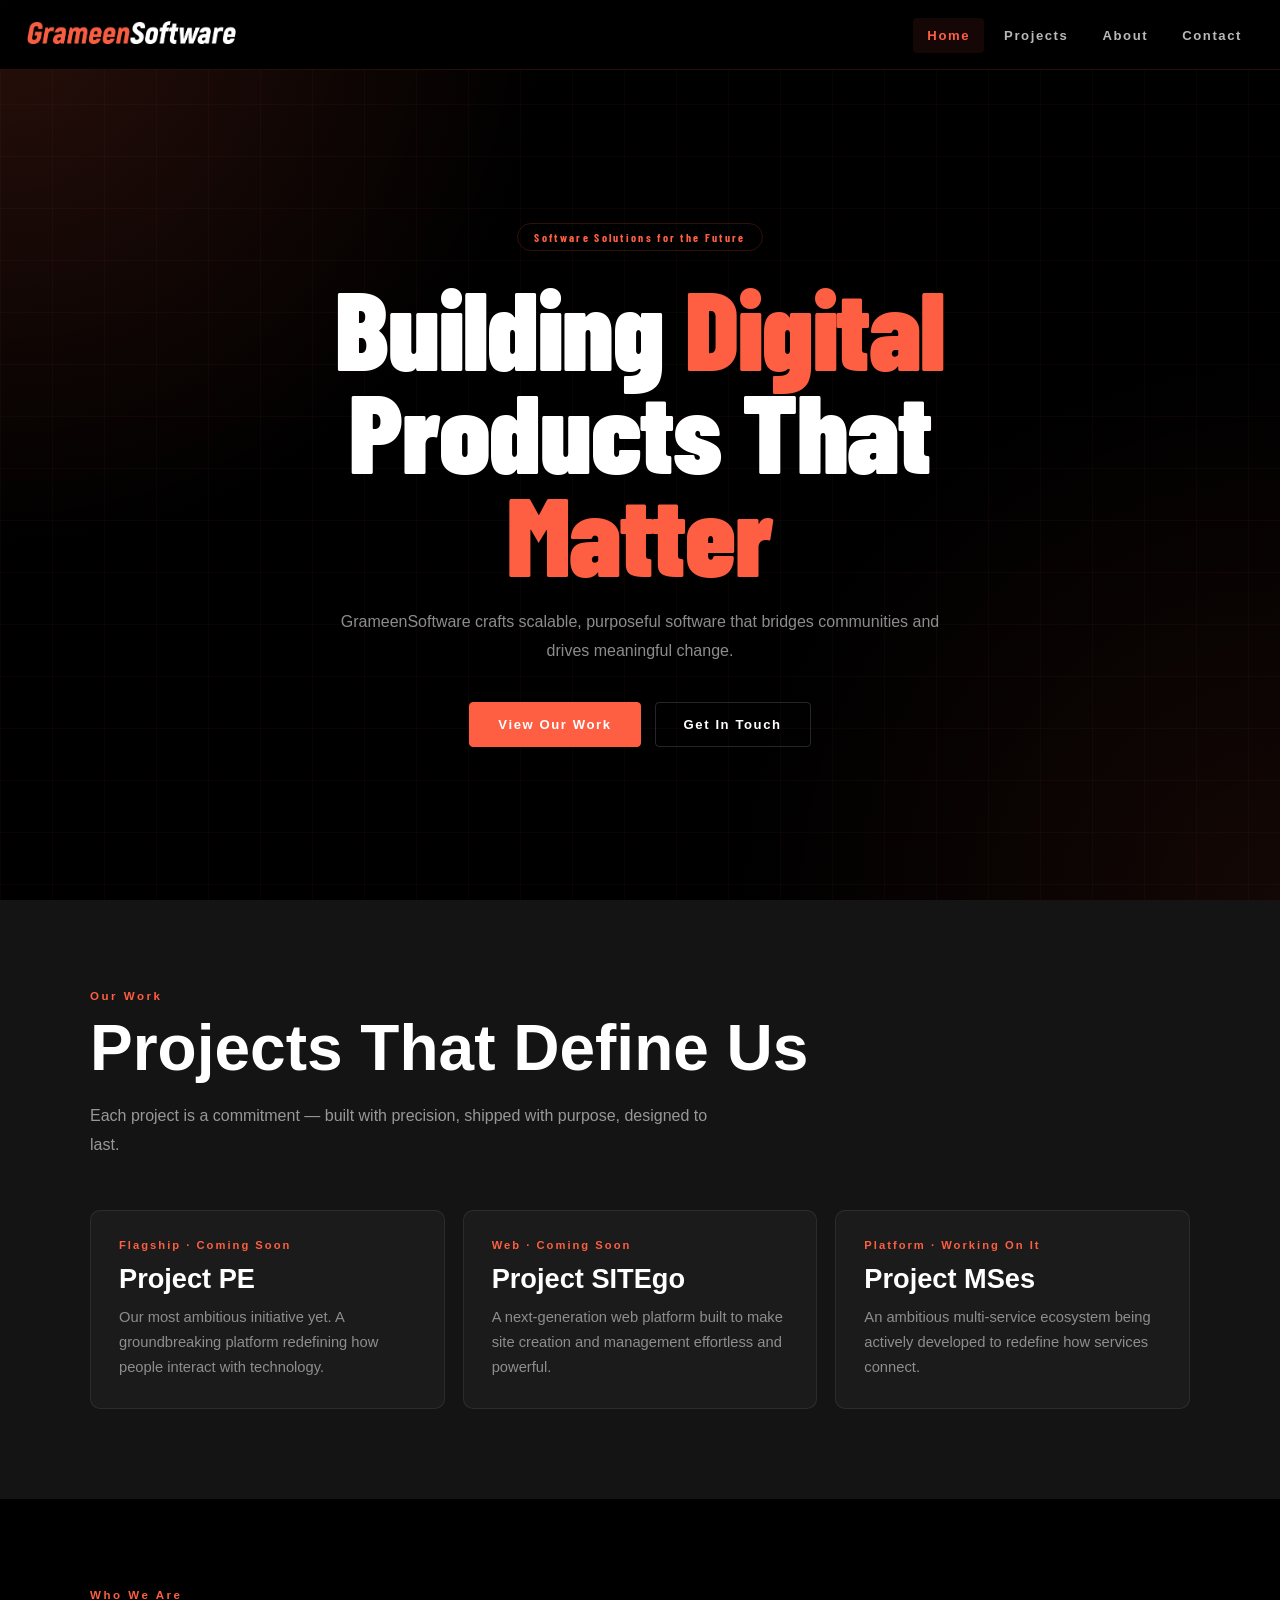
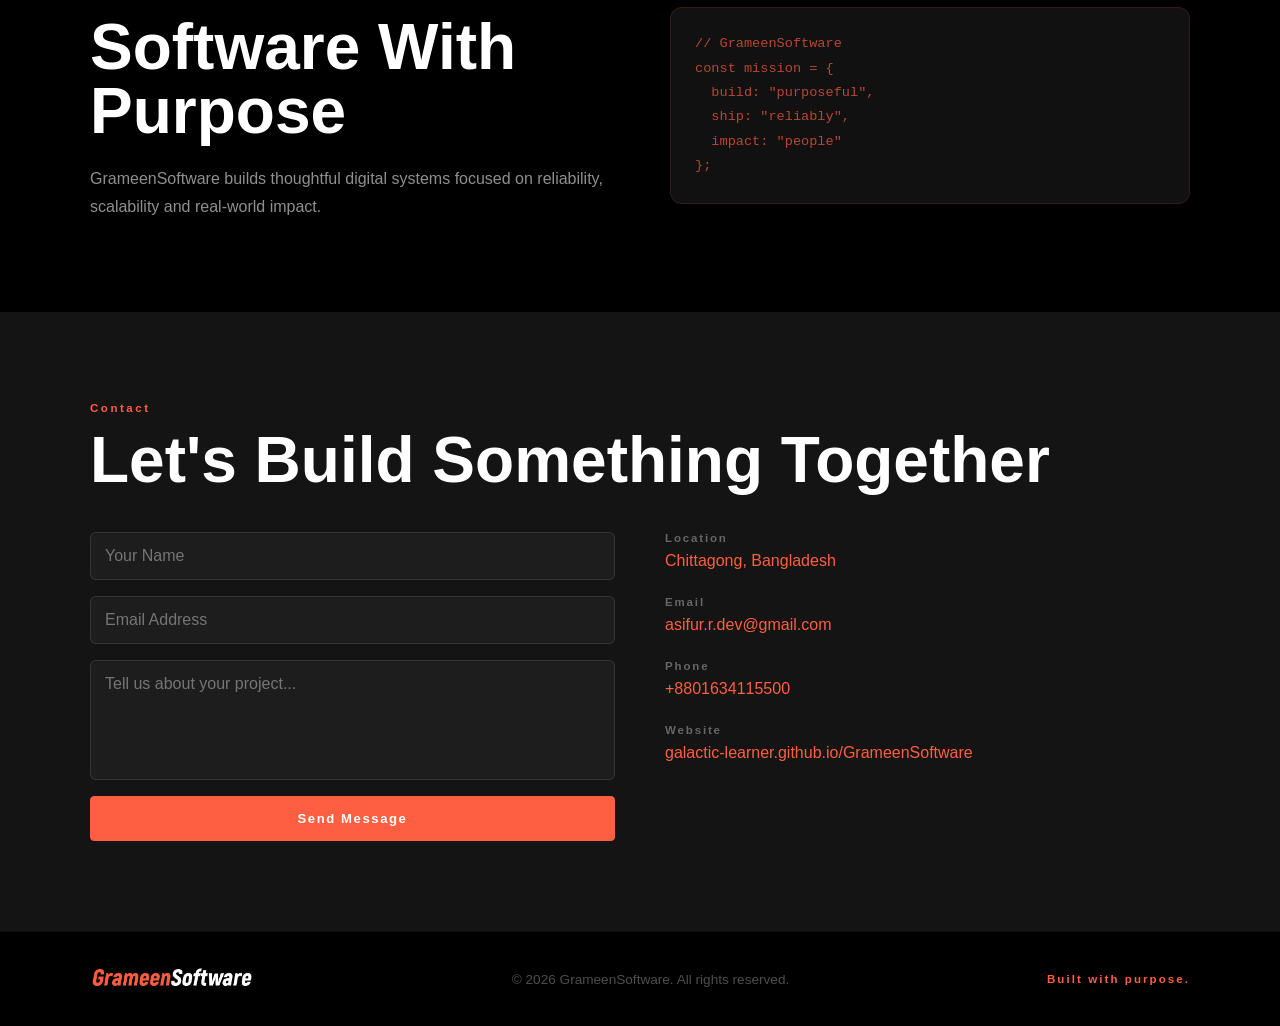
<file: index.html>
<!DOCTYPE html>
<html lang="en">

<head>
    <meta charset="UTF-8">
    <meta name="viewport" content="width=device-width, initial-scale=1.0">
    <title>GrameenSoftware</title>

    <!-- FAVICON -->
    <link rel="icon" type="image/x-icon" href="assets/imgs/favicon.ico">

    <!-- FONTS -->
    <link href="https://fonts.cdnfonts.com/css/akrobat" rel="stylesheet">
    <link href="https://fonts.googleapis.com/css2?family=Barlow+Condensed:wght@700;900&display=swap" rel="stylesheet">

    <!-- STYLESHEET -->
    <link rel="stylesheet" href="assets/css/style.css">

</head>

<body>

    <!-- NAV -->

    <nav>

        <a href="#home">
            <img src="assets/imgs/logo.png" alt="GrameenSoftware" class="logo">
        </a>

        <ul class="nav-links">

            <li><a href="#home" class="active">Home</a></li>

            <li class="dropdown">
                <a href="#projects">Projects</a>
                <div class="dropdown-menu">
                    <a href="Project PE.html">Project PE</a>
                    <a href="Project SITEgo.html">Project SITEgo</a>
                    <a href="Project MSes.html">Project MSes</a>
                </div>
            </li>

            <li><a href="#about">About</a></li>
            <li><a href="#contact">Contact</a></li>

        </ul>

        <button class="hamburger" id="hamburger" type="button" aria-label="Open menu">
            <span></span>
            <span></span>
            <span></span>
        </button>

    </nav>

    <!-- MOBILE MENU -->

    <div class="mobile-overlay" id="overlay"></div>

    <div class="mobile-menu" id="mobileMenu">
        <ul>
            <li><a href="#home" class="mobile-link">Home</a></li>
            <li><a href="#projects" class="mobile-link">Projects</a></li>
            <li class="mobile-sub"><a href="Project PE.html">→ Project PE</a></li>
            <li class="mobile-sub"><a href="Project SITEgo.html">→ Project SITEgo</a></li>
            <li class="mobile-sub"><a href="Project MSes.html">→ Project MSes</a></li>
            <li><a href="#about" class="mobile-link">About</a></li>
            <li><a href="#contact" class="mobile-link">Contact</a></li>
        </ul>
    </div>

    <!-- HOME -->

    <section id="home">

        <div class="hero-bg"></div>
        <div class="hero-grid"></div>

        <div class="hero-content">

            <div class="eyebrow">Software Solutions for the Future</div>

            <h1>
                Building <span>Digital</span><br>
                Products That <span>Matter</span>
            </h1>

            <p class="subtext">
                GrameenSoftware crafts scalable, purposeful software that bridges communities and drives meaningful change.
            </p>

            <div class="hero-buttons">
                <a href="#projects" class="btn btn-primary">View Our Work</a>
                <a href="#contact" class="btn btn-secondary">Get In Touch</a>
            </div>

        </div>

    </section>

    <!-- PROJECTS -->

    <section id="projects">

        <div class="container">

            <div class="label">Our Work</div>
            <h2>Projects That Define Us</h2>

            <p class="text">
                Each project is a commitment — built with precision, shipped with purpose, designed to last.
            </p>

            <div class="cards">

                <a href="Project PE.html" class="card">
                    <div class="card-tag">Flagship · Coming Soon</div>
                    <div class="card-title">Project PE</div>
                    <p class="card-text">
                        Our most ambitious initiative yet. A groundbreaking platform redefining how people interact with technology.
                    </p>
                </a>

                <a href="Project SITEgo.html" class="card">
                    <div class="card-tag">Web · Coming Soon</div>
                    <div class="card-title">Project SITEgo</div>
                    <p class="card-text">
                        A next-generation web platform built to make site creation and management effortless and powerful.
                    </p>
                </a>

                <a href="Project MSes.html" class="card">
                    <div class="card-tag">Platform · Working On It</div>
                    <div class="card-title">Project MSes</div>
                    <p class="card-text">
                        An ambitious multi-service ecosystem being actively developed to redefine how services connect.
                    </p>
                </a>

            </div>

        </div>

    </section>

    <!-- ABOUT -->

    <section id="about">

        <div class="container">

            <div class="about-grid">

                <div>
                    <div class="label">Who We Are</div>
                    <h2>Software With Purpose</h2>

                    <p class="text">
                        GrameenSoftware builds thoughtful digital systems focused on reliability, scalability and real-world impact.
                    </p>
                </div>

                <div class="visual">
                    <pre class="code">// GrameenSoftware
const mission = {
  build: "purposeful",
  ship: "reliably",
  impact: "people"
};</pre>
                </div>

            </div>

        </div>

    </section>

    <!-- CONTACT -->

    <section id="contact">

        <div class="container">

            <div class="label">Contact</div>
            <h2>Let's Build Something Together</h2>

            <div class="contact-grid">

                <form class="form" id="contactForm">
                    <input type="text" placeholder="Your Name" required>
                    <input type="email" placeholder="Email Address" required>
                    <textarea placeholder="Tell us about your project..." required></textarea>
                    <button class="btn btn-primary" type="submit">Send Message</button>
                </form>

                <div>

                    <div class="info-item">
                        <div class="info-title">Location</div>
                        <div class="info-text">Chittagong, Bangladesh</div>
                    </div>

                    <div class="info-item">
                        <div class="info-title">Email</div>
                        <div class="info-text">
                            <a href="mailto:asifur.r.dev@gmail.com">asifur.r.dev@gmail.com</a>
                        </div>
                    </div>

                    <div class="info-item">
                        <div class="info-title">Phone</div>
                        <div class="info-text">
                            <a href="tel:+8801634115500">+8801634115500</a>
                        </div>
                    </div>

                    <div class="info-item">
                        <div class="info-title">Website</div>
                        <div class="info-text">
                            <a href="https://galactic-learner.github.io/GrameenSoftware/" target="_blank" rel="noopener">galactic-learner.github.io/GrameenSoftware</a>
                        </div>
                    </div>

                </div>

            </div>

        </div>

    </section>

    <!-- FOOTER -->

    <footer>

        <div class="footer-inner">

            <img src="assets/imgs/logo.png" alt="GrameenSoftware" class="footer-logo">

            <div class="footer-copy">
                &copy; 2026 GrameenSoftware. All rights reserved.
            </div>

            <div class="footer-brand">
                Built with purpose.
            </div>

        </div>

    </footer>

    <!-- SCRIPT -->
    <script src="assets/js/script.js"></script>

</body>

</html>
</file>
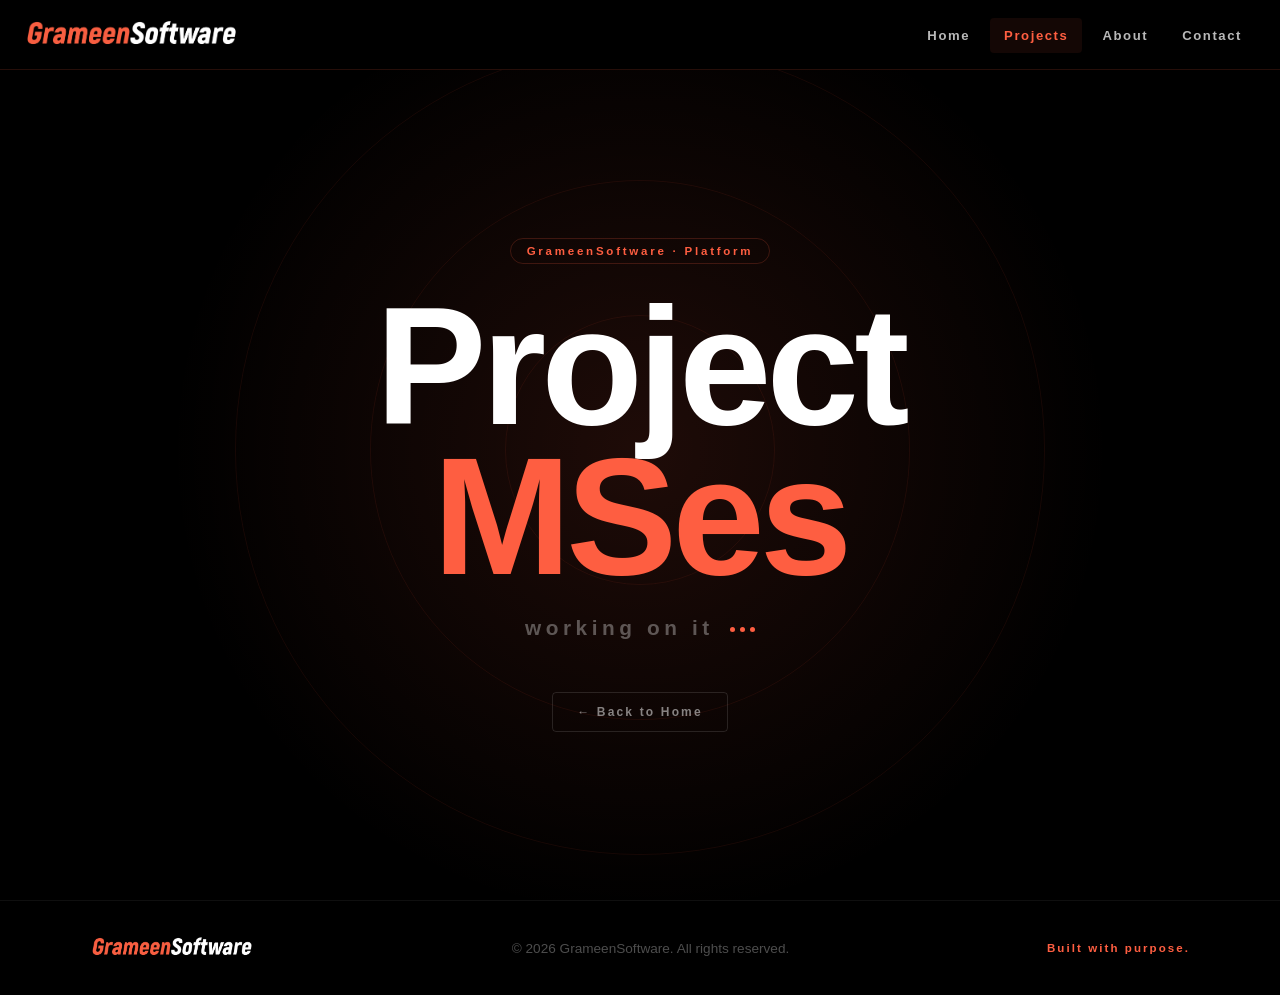
<file: Project MSes.html>
<!DOCTYPE html>
<html lang="en">

<head>
    <meta charset="UTF-8">
    <meta name="viewport" content="width=device-width, initial-scale=1.0">
    <title>Project MSes — GrameenSoftware</title>

    <!-- FAVICON -->
    <link rel="icon" type="image/x-icon" href="assets/imgs/favicon.ico">

    <!-- FONT -->
    <link href="https://fonts.cdnfonts.com/css/akrobat" rel="stylesheet">

    <!-- STYLESHEET -->
    <link rel="stylesheet" href="assets/css/style.css">

</head>

<body>

    <!-- NAV -->

    <nav>

        <a href="index.html">
            <img src="assets/imgs/logo.png" alt="GrameenSoftware" class="logo">
        </a>

        <ul class="nav-links">

            <li><a href="index.html#home">Home</a></li>

            <li class="dropdown">
                <a href="index.html#projects" class="active">Projects</a>
                <div class="dropdown-menu">
                    <a href="Project PE.html">Project PE</a>
                    <a href="Project SITEgo.html">Project SITEgo</a>
                    <a href="Project MSes.html" class="active">Project MSes</a>
                </div>
            </li>

            <li><a href="index.html#about">About</a></li>
            <li><a href="index.html#contact">Contact</a></li>

        </ul>

        <button class="hamburger" id="hamburger" type="button" aria-label="Open menu">
            <span></span>
            <span></span>
            <span></span>
        </button>

    </nav>

    <!-- MOBILE MENU -->

    <div class="mobile-overlay" id="overlay"></div>

    <div class="mobile-menu" id="mobileMenu">
        <ul>
            <li><a href="index.html#home" class="mobile-link">Home</a></li>
            <li><a href="index.html#projects" class="mobile-link">Projects</a></li>
            <li class="mobile-sub"><a href="Project PE.html">→ Project PE</a></li>
            <li class="mobile-sub"><a href="Project SITEgo.html">→ Project SITEgo</a></li>
            <li class="mobile-sub"><a href="Project MSes.html">→ Project MSes</a></li>
            <li><a href="index.html#about" class="mobile-link">About</a></li>
            <li><a href="index.html#contact" class="mobile-link">Contact</a></li>
        </ul>
    </div>

    <!-- HERO -->

    <section class="project-hero">

        <div class="hero-bg"></div>

        <div class="rings">
            <div class="ring"></div>
            <div class="ring"></div>
            <div class="ring"></div>
        </div>

        <div class="hero-content">

            <div class="badge">GrameenSoftware · Platform</div>

            <h1>Project <span>MSes</span></h1>

            <div class="project-subtext">
                working on it
                <span class="dots">
                    <span></span>
                    <span></span>
                    <span></span>
                </span>
            </div>

            <a href="index.html" class="back-btn">← Back to Home</a>

        </div>

    </section>

    <!-- FOOTER -->

    <footer>

        <div class="footer-inner">

            <img src="assets/imgs/logo.png" alt="GrameenSoftware" class="footer-logo">

            <div class="footer-copy">
                &copy; 2026 GrameenSoftware. All rights reserved.
            </div>

            <div class="footer-brand">
                Built with purpose.
            </div>

        </div>

    </footer>

    <!-- SCRIPT -->
    <script src="assets/js/script.js"></script>

</body>

</html>
</file>
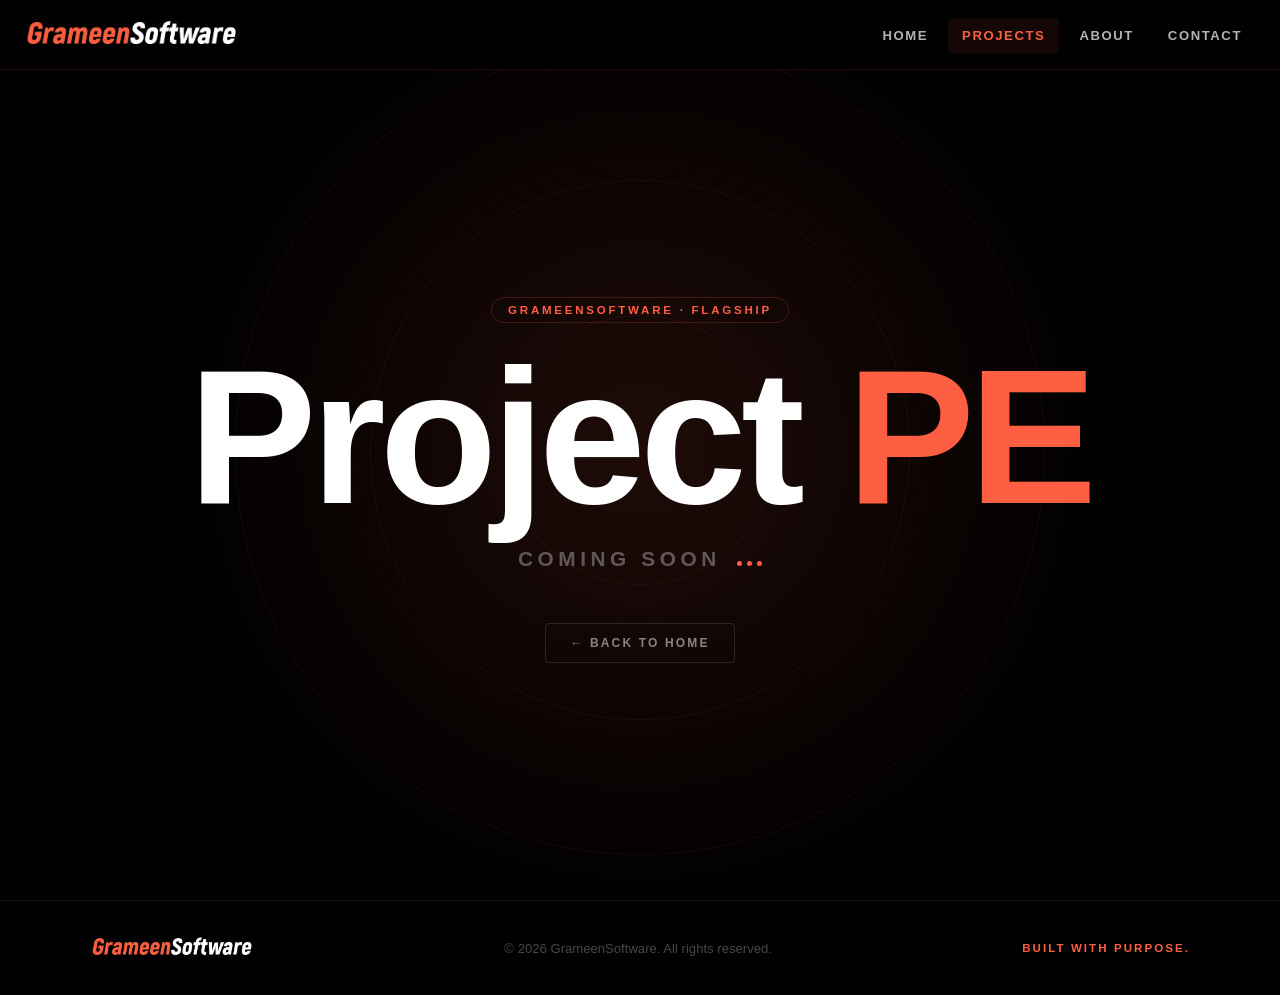
<file: Project PE.html>
<!DOCTYPE html>
<html lang="en">
<head>
<meta charset="UTF-8">
<meta name="viewport" content="width=device-width, initial-scale=1.0">
<title>Project PE — GrameenSoftware</title>

<link rel="preconnect" href="https://fonts.googleapis.com">
<link rel="preconnect" href="https://fonts.gstatic.com" crossorigin>

<!-- <link href="https://fonts.googleapis.com/css2?family=Barlow+Condensed:wght@600;700;900&display=swap" rel="stylesheet"> -->
<link href="https://fonts.cdnfonts.com/css/akrobat" rel="stylesheet">

<style>

:root{
    --brand:#FE5E41;
    --bg:#000000;
    --bg2:#141414;
    --white:#ffffff;
    --nav-h:70px;
}

*{
    margin:0;
    padding:0;
    box-sizing:border-box;
}

html{
    scroll-behavior:smooth;
}

body{
    font-family:'akrobat',sans-serif;
    background:var(--bg);
    color:var(--white);
    overflow-x:hidden;
}

img{
    display:block;
    max-width:100%;
}

/* NAVBAR */

nav{
    position:fixed;
    top:0;
    left:0;
    width:100%;
    height:var(--nav-h);
    padding:0 24px;
    display:flex;
    align-items:center;
    justify-content:space-between;
    background:rgba(0,0,0,0.96);
    border-bottom:1px solid rgba(254,94,65,0.14);
    z-index:1000;
    backdrop-filter:blur(12px);
}

.logo{
    height:34px;
    width:auto;
}

/* DESKTOP NAV */

.nav-links{
    display:flex;
    list-style:none;
    gap:6px;
}

.nav-links li{
    position:relative;
}

.nav-links a{
    text-decoration:none;
    color:rgba(255,255,255,0.7);
    font-size:.82rem;
    font-weight:700;
    letter-spacing:.12em;
    text-transform:uppercase;
    padding:10px 14px;
    border-radius:4px;
    transition:.25s;
}

.nav-links a:hover,
.nav-links a.active{
    color:var(--brand);
    background:rgba(254,94,65,0.08);
}

/* DROPDOWN */

.dropdown-menu{
    position:absolute;
    top:110%;
    left:0;
    min-width:180px;
    background:#181818;
    border:1px solid rgba(254,94,65,0.15);
    border-radius:8px;
    overflow:hidden;
    opacity:0;
    visibility:hidden;
    transform:translateY(10px);
    transition:.25s;
}

.dropdown:hover .dropdown-menu{
    opacity:1;
    visibility:visible;
    transform:translateY(0);
}

.dropdown-menu a{
    display:block;
    padding:14px 18px;
}

/* HAMBURGER */

.hamburger{
    display:none;
    flex-direction:column;
    gap:5px;
    background:none;
    border:none;
    cursor:pointer;
}

.hamburger span{
    width:24px;
    height:2px;
    background:#fff;
    border-radius:20px;
    transition:.3s;
}

.hamburger.active span:nth-child(1){
    transform:translateY(7px) rotate(45deg);
}

.hamburger.active span:nth-child(2){
    opacity:0;
}

.hamburger.active span:nth-child(3){
    transform:translateY(-7px) rotate(-45deg);
}

/* MOBILE MENU */

.mobile-overlay{
    position:fixed;
    inset:0;
    background:rgba(0,0,0,0.6);
    z-index:998;
    opacity:0;
    pointer-events:none;
    transition:.3s;
}

.mobile-overlay.show{
    opacity:1;
    pointer-events:auto;
}

.mobile-menu{
    position:fixed;
    top:0;
    right:-100%;
    width:280px;
    height:100vh;
    background:#111;
    border-left:1px solid rgba(254,94,65,0.15);
    z-index:999;
    padding:100px 24px 40px;
    transition:.35s ease;
}

.mobile-menu.show{
    right:0;
}

.mobile-menu ul{
    list-style:none;
}

.mobile-menu li{
    border-bottom:1px solid rgba(255,255,255,0.06);
}

.mobile-menu a{
    display:block;
    text-decoration:none;
    color:rgba(255,255,255,0.82);
    padding:18px 0;
    font-size:1rem;
    text-transform:uppercase;
    letter-spacing:.12em;
    font-weight:700;
}

.mobile-sub{
    padding-left:16px;
}

.mobile-sub a{
    color:var(--brand);
    font-size:.88rem;
}

/* HERO */

.hero{
    min-height:100vh;
    display:flex;
    align-items:center;
    justify-content:center;
    text-align:center;
    padding:120px 20px 60px;
    position:relative;
    overflow:hidden;
}

/* BACKGROUND */

.hero-bg{
    position:absolute;
    inset:0;
    background:
    radial-gradient(circle at center,
    rgba(254,94,65,0.12),
    transparent 60%);
}

/* RINGS */

.rings{
    position:absolute;
    width:100vmin;
    height:100vmin;
    top:50%;
    left:50%;
    transform:translate(-50%,-50%);
}

.ring{
    position:absolute;
    top:50%;
    left:50%;
    border-radius:50%;
    border:1px solid rgba(254,94,65,0.08);
    animation:ringPulse 5s linear infinite;
}

.ring:nth-child(1){
    width:30%;
    height:30%;
    margin-left:-15%;
    margin-top:-15%;
    animation-delay:0s;
}

.ring:nth-child(2){
    width:60%;
    height:60%;
    margin-left:-30%;
    margin-top:-30%;
    animation-delay:-1.7s;
}

.ring:nth-child(3){
    width:90%;
    height:90%;
    margin-left:-45%;
    margin-top:-45%;
    animation-delay:-3.4s;
}

/* CONTENT */

.hero-content{
    position:relative;
    z-index:2;
}

.badge{
    display:inline-block;
    margin-bottom:28px;
    padding:6px 16px;
    border:1px solid rgba(254,94,65,0.2);
    border-radius:999px;
    color:var(--brand);
    font-size:.72rem;
    font-weight:700;
    text-transform:uppercase;
    letter-spacing:.24em;
}

h1{
    font-size:clamp(4rem,15vw,12rem);
    line-height:.9;
    font-weight:900;
    letter-spacing:-.03em;
}

h1 span{
    color:var(--brand);
}

.subtext{
    margin-top:24px;
    color:rgba(255,255,255,0.32);
    font-size:clamp(.9rem,2vw,1.3rem);
    text-transform:uppercase;
    letter-spacing:.22em;
    font-weight:700;
}

.dots{
    display:inline-flex;
    gap:5px;
    margin-left:6px;
}

.dots span{
    width:5px;
    height:5px;
    border-radius:50%;
    background:var(--brand);
    animation:blink 1.4s ease infinite;
}

.dots span:nth-child(2){
    animation-delay:.2s;
}

.dots span:nth-child(3){
    animation-delay:.4s;
}

/* BUTTON */

.back-btn{
    display:inline-block;
    margin-top:52px;
    text-decoration:none;
    color:rgba(255,255,255,0.5);
    border:1px solid rgba(255,255,255,0.12);
    padding:12px 24px;
    border-radius:4px;
    text-transform:uppercase;
    letter-spacing:.18em;
    font-size:.75rem;
    font-weight:700;
    transition:.25s;
}

.back-btn:hover{
    color:var(--brand);
    border-color:rgba(254,94,65,0.35);
    background:rgba(254,94,65,0.06);
}

/* FOOTER */

footer{
    padding:34px 20px;
    border-top:1px solid rgba(255,255,255,0.06);
}

.footer-inner{
    max-width:1100px;
    margin:auto;
    display:flex;
    justify-content:space-between;
    align-items:center;
    gap:20px;
    flex-wrap:wrap;
}

.footer-logo{
    height:26px;
}

.footer-copy{
    color:rgba(255,255,255,0.28);
    font-size:.82rem;
}

.footer-brand{
    color:var(--brand);
    font-size:.72rem;
    font-weight:700;
    letter-spacing:.18em;
    text-transform:uppercase;
}

/* ANIMATIONS */

@keyframes ringPulse{

    0%{
        transform:translate(-50%,-50%) scale(.94);
        opacity:.7;
    }

    100%{
        transform:translate(-50%,-50%) scale(1.2);
        opacity:0;
    }
}

@keyframes blink{

    0%,100%{
        opacity:.35;
        transform:scale(1);
    }

    50%{
        opacity:1;
        transform:scale(1.4);
    }
}

/* RESPONSIVE */

@media(max-width:768px){

    nav{
        padding:0 16px;
    }

    .nav-links{
        display:none;
    }

    .hamburger{
        display:flex;
    }
}

</style>
</head>

<body>

<!-- NAVBAR -->

<nav>

    <a href="index.html">
        <img src="logo.png" alt="GrameenSoftware" class="logo">
    </a>

    <ul class="nav-links">

        <li><a href="index.html#home">Home</a></li>

        <li class="dropdown">

            <a href="index.html#projects" class="active">
                Projects
            </a>

            <div class="dropdown-menu">
                <a href="Project PE.html" class="active">
                    Project PE
                </a>
            </div>

        </li>

        <li><a href="index.html#about">About</a></li>
        <li><a href="index.html#contact">Contact</a></li>

    </ul>

    <button class="hamburger" id="hamburger">

        <span></span>
        <span></span>
        <span></span>

    </button>

</nav>

<!-- MOBILE -->

<div class="mobile-overlay" id="overlay"></div>

<div class="mobile-menu" id="mobileMenu">

    <ul>

        <li><a href="index.html#home" class="mobile-link">Home</a></li>

        <li><a href="index.html#projects" class="mobile-link">Projects</a></li>

        <li class="mobile-sub">
            <a href="Project PE.html">→ Project PE</a>
        </li>

        <li><a href="index.html#about" class="mobile-link">About</a></li>

        <li><a href="index.html#contact" class="mobile-link">Contact</a></li>

    </ul>

</div>

<!-- HERO -->

<section class="hero">

    <div class="hero-bg"></div>

    <div class="rings">

        <div class="ring"></div>
        <div class="ring"></div>
        <div class="ring"></div>

    </div>

    <div class="hero-content">

        <div class="badge">
            GrameenSoftware · Flagship
        </div>

        <h1>
            Project <span>PE</span>
        </h1>

        <div class="subtext">

            coming soon

            <span class="dots">
                <span></span>
                <span></span>
                <span></span>
            </span>

        </div>

        <a href="index.html" class="back-btn">
            ← Back to Home
        </a>

    </div>

</section>

<!-- FOOTER -->

<footer>

    <div class="footer-inner">

        <img src="logo.png" alt="GrameenSoftware" class="footer-logo">

        <div class="footer-copy">
            © 2026 GrameenSoftware. All rights reserved.
        </div>

        <div class="footer-brand">
            Built with purpose.
        </div>

    </div>

</footer>

<script>

const hamburger = document.getElementById('hamburger');
const mobileMenu = document.getElementById('mobileMenu');
const overlay = document.getElementById('overlay');
const mobileLinks = document.querySelectorAll('.mobile-link');

function openMenu(){

    hamburger.classList.add('active');
    mobileMenu.classList.add('show');
    overlay.classList.add('show');

    document.body.style.overflow = 'hidden';
}

function closeMenu(){

    hamburger.classList.remove('active');
    mobileMenu.classList.remove('show');
    overlay.classList.remove('show');

    document.body.style.overflow = '';
}

hamburger.addEventListener('click', () => {

    if(mobileMenu.classList.contains('show')){
        closeMenu();
    }else{
        openMenu();
    }

});

overlay.addEventListener('click', closeMenu);

mobileLinks.forEach(link => {
    link.addEventListener('click', closeMenu);
});

</script>

</body>
</html>
</file>
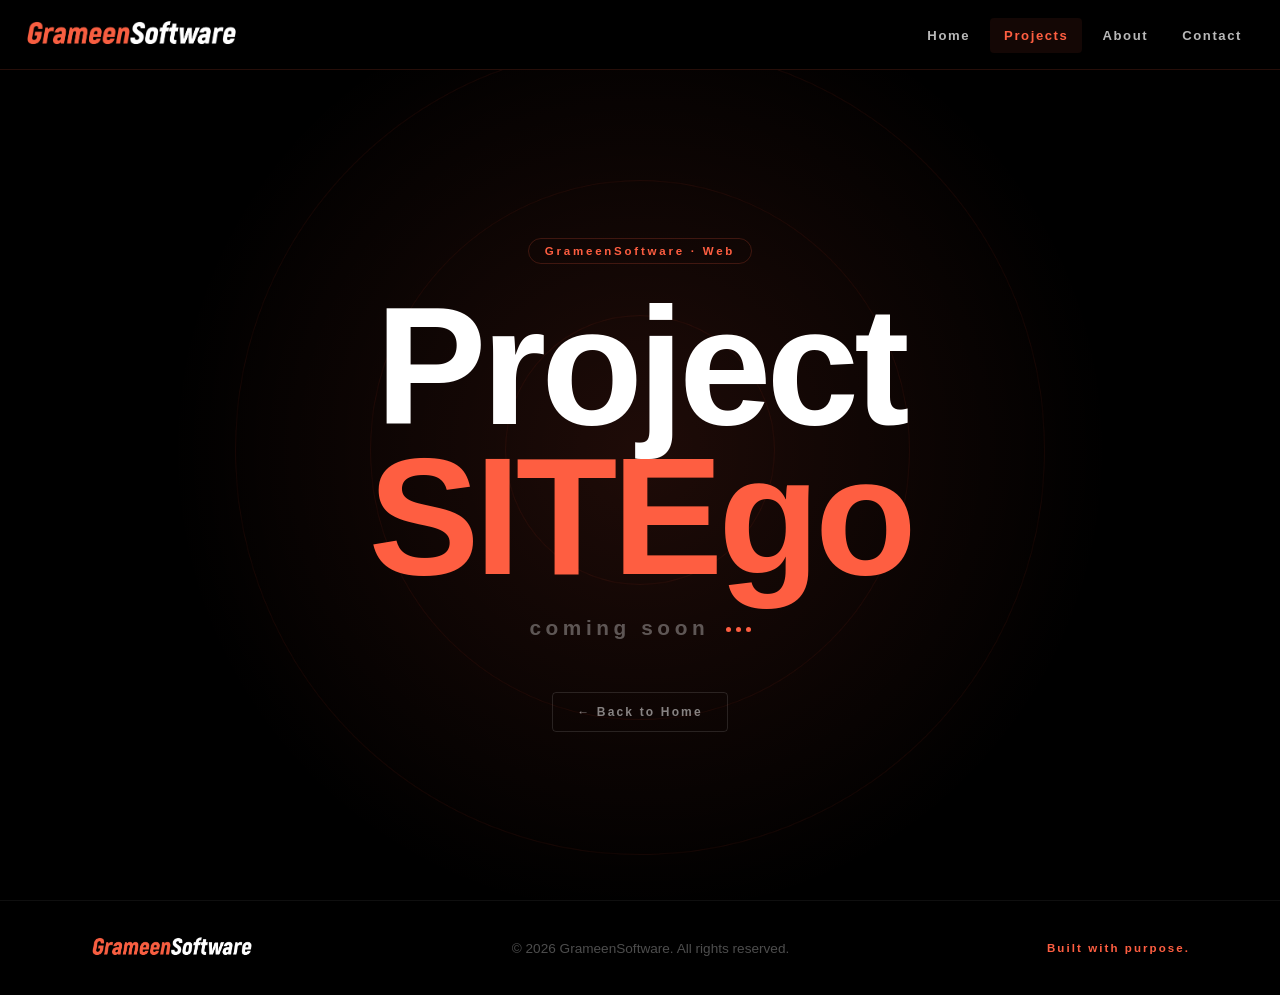
<file: Project SITEgo.html>
<!DOCTYPE html>
<html lang="en">

<head>
    <meta charset="UTF-8">
    <meta name="viewport" content="width=device-width, initial-scale=1.0">
    <title>Project SITEgo — GrameenSoftware</title>

    <!-- FAVICON -->
    <link rel="icon" type="image/x-icon" href="assets/imgs/favicon.ico">

    <!-- FONT -->
    <link href="https://fonts.cdnfonts.com/css/akrobat" rel="stylesheet">

    <!-- STYLESHEET -->
    <link rel="stylesheet" href="assets/css/style.css">

</head>

<body>

    <!-- NAV -->

    <nav>

        <a href="index.html">
            <img src="assets/imgs/logo.png" alt="GrameenSoftware" class="logo">
        </a>

        <ul class="nav-links">

            <li><a href="index.html#home">Home</a></li>

            <li class="dropdown">
                <a href="index.html#projects" class="active">Projects</a>
                <div class="dropdown-menu">
                    <a href="Project PE.html">Project PE</a>
                    <a href="Project SITEgo.html" class="active">Project SITEgo</a>
                    <a href="Project MSes.html">Project MSes</a>
                </div>
            </li>

            <li><a href="index.html#about">About</a></li>
            <li><a href="index.html#contact">Contact</a></li>

        </ul>

        <button class="hamburger" id="hamburger" type="button" aria-label="Open menu">
            <span></span>
            <span></span>
            <span></span>
        </button>

    </nav>

    <!-- MOBILE MENU -->

    <div class="mobile-overlay" id="overlay"></div>

    <div class="mobile-menu" id="mobileMenu">
        <ul>
            <li><a href="index.html#home" class="mobile-link">Home</a></li>
            <li><a href="index.html#projects" class="mobile-link">Projects</a></li>
            <li class="mobile-sub"><a href="Project PE.html">→ Project PE</a></li>
            <li class="mobile-sub"><a href="Project SITEgo.html">→ Project SITEgo</a></li>
            <li class="mobile-sub"><a href="Project MSes.html">→ Project MSes</a></li>
            <li><a href="index.html#about" class="mobile-link">About</a></li>
            <li><a href="index.html#contact" class="mobile-link">Contact</a></li>
        </ul>
    </div>

    <!-- HERO -->

    <section class="project-hero">

        <div class="hero-bg"></div>

        <div class="rings">
            <div class="ring"></div>
            <div class="ring"></div>
            <div class="ring"></div>
        </div>

        <div class="hero-content">

            <div class="badge">GrameenSoftware · Web</div>

            <h1>Project <span>SITEgo</span></h1>

            <div class="project-subtext">
                coming soon
                <span class="dots">
                    <span></span>
                    <span></span>
                    <span></span>
                </span>
            </div>

            <a href="index.html" class="back-btn">← Back to Home</a>

        </div>

    </section>

    <!-- FOOTER -->

    <footer>

        <div class="footer-inner">

            <img src="assets/imgs/logo.png" alt="GrameenSoftware" class="footer-logo">

            <div class="footer-copy">
                &copy; 2026 GrameenSoftware. All rights reserved.
            </div>

            <div class="footer-brand">
                Built with purpose.
            </div>

        </div>

    </footer>

    <!-- SCRIPT -->
    <script src="assets/js/script.js"></script>

</body>

</html>
</file>
<file: assets/css/style.css>
/* ============================================================
   GrameenSoftware v2 — style.css
   Shared across index.html and all project pages
   ============================================================ */

/* VARIABLES */

:root {
    --brand:  #FE5E41;
    --black:  #000000;
    --black2: #212121;
    --white:  #FFFFFF;
    --bg2:    #141414;
    --nh:     70px;
}

/* RESET */

*,
*::before,
*::after {
    margin: 0;
    padding: 0;
    box-sizing: border-box;
}

html {
    scroll-behavior: smooth;
}

body {
    font-family: 'Akrobat', sans-serif;
    background: var(--black);
    color: var(--white);
}

img {
    display: block;
    max-width: 100%;
}

/* ============================================================
   NAVBAR
   ============================================================ */

nav {
    position: fixed;
    top: 0;
    left: 0;
    width: 100%;
    height: var(--nh);
    padding: 0 24px;
    display: flex;
    align-items: center;
    justify-content: space-between;
    background: rgba(0, 0, 0, 0.96);
    border-bottom: 1px solid rgba(254, 94, 65, 0.15);
    z-index: 1000;
}

.logo {
    height: 34px;
    width: auto;
}

/* DESKTOP NAV LINKS */

.nav-links {
    display: flex;
    list-style: none;
    gap: 6px;
}

.nav-links li {
    position: relative;
}

.nav-links a {
    text-decoration: none;
    color: rgba(255, 255, 255, 0.72);
    font-size: .82rem;
    font-weight: 700;
    letter-spacing: .12em;
    padding: 10px 14px;
    border-radius: 4px;
    transition: color .25s, background .25s;
    -webkit-tap-highlight-color: transparent;
}

.nav-links a:hover,
.nav-links a.active {
    color: var(--brand);
    background: rgba(254, 94, 65, 0.08);
}

/* DROPDOWN
   — opacity/visibility toggle instead of :hover
     to avoid touch-device freeze */

.dropdown-menu {
    position: absolute;
    top: 110%;
    left: 0;
    min-width: 180px;
    background: #181818;
    border: 1px solid rgba(254, 94, 65, 0.14);
    border-radius: 8px;
    overflow: hidden;
    opacity: 0;
    visibility: hidden;
    transform: translateY(8px);
    transition: opacity .25s, visibility .25s, transform .25s;
    pointer-events: none;
}

/* activated via JS class, not CSS :hover */
.dropdown.open .dropdown-menu {
    opacity: 1;
    visibility: visible;
    transform: translateY(0);
    pointer-events: auto;
}

.dropdown-menu a {
    display: block;
    padding: 14px 18px;
    color: rgba(255, 255, 255, 0.72);
    font-size: .82rem;
    font-weight: 700;
    letter-spacing: .12em;
    text-decoration: none;
    transition: background .2s, color .2s;
}

.dropdown-menu a:hover,
.dropdown-menu a.active {
    color: var(--brand);
    background: rgba(254, 94, 65, 0.08);
}

/* HAMBURGER */

.hamburger {
    display: none;
    flex-direction: column;
    gap: 5px;
    background: none;
    border: none;
    cursor: pointer;
    padding: 8px;
    -webkit-tap-highlight-color: transparent;
    touch-action: manipulation;
}

.hamburger span {
    display: block;
    width: 24px;
    height: 2px;
    background: #fff;
    border-radius: 20px;
    transition: transform .3s, opacity .3s;
    pointer-events: none;
}

.hamburger.active span:nth-child(1) {
    transform: translateY(7px) rotate(45deg);
}

.hamburger.active span:nth-child(2) {
    opacity: 0;
}

.hamburger.active span:nth-child(3) {
    transform: translateY(-7px) rotate(-45deg);
}

/* ============================================================
   MOBILE MENU
   ============================================================ */

.mobile-overlay {
    position: fixed;
    inset: 0;
    background: rgba(0, 0, 0, 0.6);
    z-index: 998;
    opacity: 0;
    pointer-events: none;
    transition: opacity .3s;
}

.mobile-overlay.show {
    opacity: 1;
    pointer-events: auto;
}

.mobile-menu {
    position: fixed;
    top: 0;
    right: -100%;
    width: 280px;
    height: 100%;
    background: #111;
    border-left: 1px solid rgba(254, 94, 65, 0.15);
    z-index: 999;
    padding: 100px 24px 40px;
    transition: right .35s ease;
    overflow-y: auto;
    -webkit-overflow-scrolling: touch;
}

.mobile-menu.show {
    right: 0;
}

.mobile-menu ul {
    list-style: none;
}

.mobile-menu li {
    border-bottom: 1px solid rgba(255, 255, 255, 0.06);
}

.mobile-menu a {
    display: block;
    padding: 18px 0;
    text-decoration: none;
    color: rgba(255, 255, 255, 0.82);
    font-weight: 700;
    letter-spacing: .12em;
    -webkit-tap-highlight-color: transparent;
    touch-action: manipulation;
    transition: color .2s;
}

.mobile-menu a:active {
    color: var(--brand);
}

.mobile-sub {
    padding-left: 16px;
}

.mobile-sub a {
    font-size: .88rem;
    color: rgba(255, 255, 255, 0.45);
}

/* ============================================================
   SECTIONS — SHARED
   ============================================================ */

section {
    padding: 90px 20px;
}

.container {
    max-width: 1100px;
    margin: auto;
}

.label {
    color: var(--brand);
    letter-spacing: .22em;
    font-size: .72rem;
    font-weight: 700;
    margin-bottom: 14px;
}

h2 {
    font-size: clamp(2rem, 5vw, 4rem);
    line-height: 1;
    font-weight: 900;
    margin-bottom: 22px;
}

.text {
    max-width: 650px;
    color: rgba(255, 255, 255, 0.56);
    line-height: 1.8;
}

/* ============================================================
   HERO — INDEX
   ============================================================ */

#home {
    height: 100vh;
    height: 100dvh;
    display: flex;
    align-items: center;
    justify-content: center;
    text-align: center;
    padding: var(--nh) 20px 60px;
    position: relative;
    overflow: hidden;
}

.hero-bg {
    position: absolute;
    inset: 0;
    background:
        radial-gradient(circle at top left, rgba(254, 94, 65, 0.16), transparent 35%),
        radial-gradient(circle at bottom right, rgba(254, 94, 65, 0.08), transparent 35%);
    pointer-events: none;
}

.hero-grid {
    position: absolute;
    inset: 0;
    background-image:
        linear-gradient(rgba(254, 94, 65, 0.04) 1px, transparent 1px),
        linear-gradient(90deg, rgba(254, 94, 65, 0.04) 1px, transparent 1px);
    background-size: 52px 52px;
    pointer-events: none;
}

.hero-content {
    position: relative;
    z-index: 2;
    max-width: 850px;
    margin-top: 60px;
}

.eyebrow {
    display: inline-block;
    margin-bottom: 24px;
    padding: 6px 16px;
    border: 1px solid rgba(254, 94, 65, 0.18);
    border-radius: 999px;
    color: var(--brand);
    letter-spacing: .2em;
    font-size: .72rem;
    font-weight: 800;
    text-transform: uppercase;
}

h1 {
    font-size: clamp(3rem, 9vw, 7rem);
    line-height: .92;
    font-weight: 900;
    margin-bottom: 24px;
    letter-spacing: -.01em;
}

h1 span {
    color: var(--brand);
}

.subtext {
    max-width: 620px;
    margin: auto;
    line-height: 1.8;
    color: rgba(255, 255, 255, 0.55);
    font-size: 1rem;
}

.hero-buttons {
    display: flex;
    justify-content: center;
    gap: 14px;
    margin-top: 36px;
    flex-wrap: wrap;
}

/* BUTTONS */

.btn {
    display: inline-block;
    text-decoration: none;
    padding: 14px 28px;
    border-radius: 4px;
    letter-spacing: .12em;
    font-size: .82rem;
    font-weight: 700;
    transition: background .25s, transform .25s, border-color .25s;
    -webkit-tap-highlight-color: transparent;
    touch-action: manipulation;
}

.btn-primary {
    background: var(--brand);
    color: #fff;
    border: 1px solid var(--brand);
}

.btn-primary:hover {
    background: #ff7055;
    transform: translateY(-2px);
}

.btn-secondary {
    border: 1px solid rgba(255, 255, 255, 0.15);
    color: #fff;
    background: transparent;
}

.btn-secondary:hover {
    border-color: var(--brand);
    background: rgba(254, 94, 65, 0.08);
}

/* ============================================================
   PROJECTS SECTION
   ============================================================ */

#projects {
    background: var(--bg2);
}

.cards {
    margin-top: 50px;
    display: grid;
    grid-template-columns: repeat(auto-fit, minmax(280px, 1fr));
    gap: 18px;
}

.card {
    background: rgba(255, 255, 255, 0.03);
    border: 1px solid rgba(255, 255, 255, 0.08);
    border-radius: 10px;
    padding: 28px;
    text-decoration: none;
    color: inherit;
    transition: transform .25s, border-color .25s;
    -webkit-tap-highlight-color: transparent;
}

@media (pointer: fine) {
    .card:hover {
        transform: translateY(-4px);
        border-color: rgba(254, 94, 65, 0.3);
    }
}

.card-tag {
    color: var(--brand);
    letter-spacing: .18em;
    font-size: .7rem;
    margin-bottom: 12px;
    font-weight: 700;
}

.card-title {
    font-size: 1.7rem;
    font-weight: 900;
    margin-bottom: 10px;
}

.card-text {
    color: rgba(255, 255, 255, 0.5);
    line-height: 1.7;
    font-size: .92rem;
}

/* ============================================================
   ABOUT SECTION
   ============================================================ */

.about-grid {
    display: grid;
    grid-template-columns: 1fr 1fr;
    gap: 60px;
    align-items: center;
}

.visual {
    background: #111;
    border: 1px solid rgba(254, 94, 65, 0.14);
    border-radius: 12px;
    padding: 24px;
}

.code {
    color: rgba(254, 94, 65, 0.7);
    font-family: monospace;
    line-height: 1.8;
    font-size: .85rem;
    white-space: pre;
}

/* ============================================================
   CONTACT SECTION
   ============================================================ */

#contact {
    background: var(--bg2);
}

.contact-grid {
    display: grid;
    grid-template-columns: 1fr 1fr;
    gap: 50px;
    margin-top: 40px;
}

.form {
    display: flex;
    flex-direction: column;
    gap: 16px;
}

.form input,
.form textarea {
    background: rgba(255, 255, 255, 0.04);
    border: 1px solid rgba(255, 255, 255, 0.1);
    padding: 14px;
    border-radius: 6px;
    color: #fff;
    font-family: 'Akrobat', sans-serif;
    font-size: 16px;
    outline: none;
    transition: border-color .25s;
}

.form textarea {
    resize: none;
    height: 120px;
}

.form input:focus,
.form textarea:focus {
    border-color: var(--brand);
}

.info-item {
    margin-bottom: 26px;
}

.info-title {
    color: rgba(255, 255, 255, 0.35);
    letter-spacing: .16em;
    font-size: .72rem;
    margin-bottom: 8px;
    font-weight: 700;
}

.info-text {
    color: var(--brand);
}

.info-text a {
    color: var(--brand);
    text-decoration: none;
    transition: color .2s;
}

.info-text a:hover {
    color: #f87f6a;
}

/* ============================================================
   FOOTER
   ============================================================ */

footer {
    padding: 34px 20px;
    border-top: 1px solid rgba(255, 255, 255, 0.06);
    background: var(--black);
}

.footer-inner {
    max-width: 1100px;
    margin: auto;
    display: flex;
    justify-content: space-between;
    align-items: center;
    gap: 20px;
    flex-wrap: wrap;
}

.footer-logo {
    height: 26px;
}

.footer-copy {
    color: rgba(255, 255, 255, 0.3);
    font-size: .85rem;
}

.footer-brand {
    color: var(--brand);
    font-size: .72rem;
    font-weight: 700;
    letter-spacing: .18em;
}

/* ============================================================
   INDEX HERO — bold condensed overrides (Barlow Condensed)
   ============================================================ */

#home h1,
#home .eyebrow {
    font-family: 'Barlow Condensed', sans-serif;
}

#home h1 {
    font-weight: 900;
}

#home .eyebrow {
    font-weight: 700;
    text-transform: none;
    letter-spacing: .2em;
    font-size: .72rem;
}

/* ============================================================
   PROJECT PAGES — HERO
   (Project PE, SITEgo, MSes)
   ============================================================ */

section.project-hero {
    height: 100vh;
    height: 100dvh;
    display: flex;
    align-items: center;
    justify-content: center;
    text-align: center;
    padding: var(--nh) 20px 60px;
    position: relative;
    overflow: hidden;
}

.project-hero .hero-bg {
    background: radial-gradient(circle at center, rgba(254, 94, 65, 0.12), transparent 60%);
}

/* RINGS */

.rings {
    position: absolute;
    width: 100vmin;
    height: 100vmin;
    top: 50%;
    left: 50%;
    transform: translate(-50%, -50%);
    pointer-events: none;
}

.ring {
    position: absolute;
    top: 50%;
    left: 50%;
    border-radius: 50%;
    border: 1px solid rgba(254, 94, 65, 0.08);
    will-change: transform, opacity;
    animation: ringPulse 5s linear infinite;
}

.ring:nth-child(1) { width: 30%; height: 30%; margin-left: -15%; margin-top: -15%; animation-delay: 0s; }
.ring:nth-child(2) { width: 60%; height: 60%; margin-left: -30%; margin-top: -30%; animation-delay: -1.7s; }
.ring:nth-child(3) { width: 90%; height: 90%; margin-left: -45%; margin-top: -45%; animation-delay: -3.4s; }

/* PROJECT HERO CONTENT */

.project-hero .hero-content {
    position: relative;
    z-index: 2;
    margin-top: 60px;
}

.badge {
    display: inline-block;
    margin-bottom: 28px;
    padding: 6px 16px;
    border: 1px solid rgba(254, 94, 65, 0.2);
    border-radius: 999px;
    color: var(--brand);
    font-size: .72rem;
    font-weight: 700;
    letter-spacing: .24em;
}

.project-hero h1 {
    font-size: clamp(3.5rem, 13vw, 11rem);
    line-height: .9;
    font-weight: 900;
    letter-spacing: -.03em;
    margin-bottom: 0;
}

.project-subtext {
    margin-top: 24px;
    color: rgba(255, 255, 255, 0.32);
    font-size: clamp(.9rem, 2vw, 1.3rem);
    letter-spacing: .22em;
    font-weight: 700;
}

.dots {
    display: inline-flex;
    gap: 5px;
    margin-left: 6px;
    vertical-align: middle;
}

.dots span {
    width: 5px;
    height: 5px;
    border-radius: 50%;
    background: var(--brand);
    animation: blink 1.4s ease infinite;
}

.dots span:nth-child(2) { animation-delay: .2s; }
.dots span:nth-child(3) { animation-delay: .4s; }

/* BACK BUTTON */

.back-btn {
    display: inline-block;
    margin-top: 52px;
    text-decoration: none;
    color: rgba(255, 255, 255, 0.5);
    border: 1px solid rgba(255, 255, 255, 0.12);
    padding: 12px 24px;
    border-radius: 4px;
    letter-spacing: .18em;
    font-size: .75rem;
    font-weight: 700;
    transition: color .25s, border-color .25s, background .25s;
    -webkit-tap-highlight-color: transparent;
    touch-action: manipulation;
}

.back-btn:hover {
    color: var(--brand);
    border-color: rgba(254, 94, 65, 0.35);
    background: rgba(254, 94, 65, 0.06);
}

/* ============================================================
   ANIMATIONS
   ============================================================ */

@keyframes ringPulse {
    0%   { transform: translate(-50%, -50%) scale(.94); opacity: .7; }
    100% { transform: translate(-50%, -50%) scale(1.2);  opacity: 0; }
}

@keyframes blink {
    0%, 100% { opacity: .35; transform: scale(1); }
    50%       { opacity: 1;   transform: scale(1.4); }
}

/* ============================================================
   RESPONSIVE
   ============================================================ */

@media (max-width: 900px) {
    .about-grid,
    .contact-grid {
        grid-template-columns: 1fr;
    }
}

@media (max-width: 768px) {
    nav {
        padding: 0 16px;
    }

    .nav-links {
        display: none;
    }

    .hamburger {
        display: flex;
    }

    section {
        padding: 70px 16px;
    }
}

@media (max-width: 480px) {
    .hero-buttons {
        flex-direction: column;
        align-items: center;
    }

    .btn {
        width: 100%;
        max-width: 280px;
        text-align: center;
    }
}
</file>
